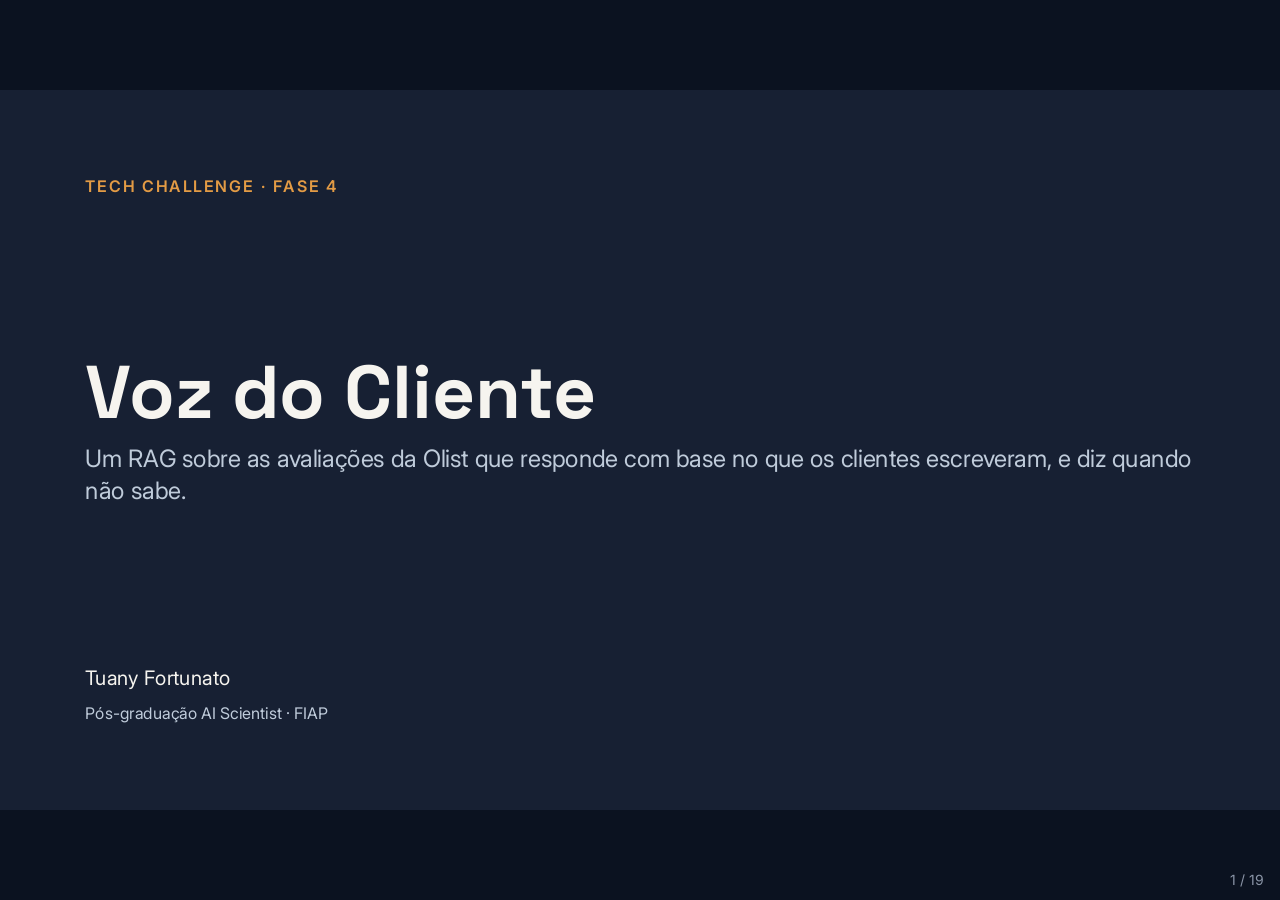
<file: docs/apresentacao/index.html>
<!doctype html>
<html lang="pt-BR">
<head>
<meta charset="utf-8">
<meta name="viewport" content="width=device-width, initial-scale=1">
<title>Voz do Cliente Olist</title>
<link rel="stylesheet" href="https://fonts.googleapis.com/css2?family=Space+Grotesk:wght@300..700&family=Inter:wght@400;600&display=swap">
<style>
html, body { margin:0; height:100%; background:#0B1220; overflow:hidden; }
#palco { position:absolute; left:50%; top:50%; width:1920px; height:1080px; transform-origin:0 0; }
#palco > section { position:absolute; inset:0; width:1920px; height:1080px; display:none; }
#palco > section.ativo { display:flex; }
#contador { position:fixed; right:16px; bottom:12px; font:14px Inter, Arial, sans-serif; color:#8A94A6; }
:root {
  --ink: #172033;
  --paper: #F6F4EF;
  --paper2: #ECE8DF;
  --teal: #0E6E6A;
  --teal-soft: #D6EAE7;
  --amber: #E39B45;
  --muted: #4A5568;
  --muted-dark: #BFCBDA;
  --line: #CFC8BA;
}

body { font-family: 'Inter', Arial, sans-serif; color: var(--ink); }

section { padding: 128px; background: var(--paper); color: var(--ink); display: flex; flex-direction: column; gap: 40px; box-sizing: border-box; counter-increment: page; }
section.escuro { background: var(--ink); color: var(--paper); }
section.alt { background: var(--paper2); }

h1, h2, h3 { font-family: 'Space Grotesk', Arial, sans-serif; margin: 0; }
h1 { font-size: 112px; font-weight: 700; line-height: 1.02; }
h2 { font-size: 64px; font-weight: 600; line-height: 1.1; }
h3 { font-size: 40px; font-weight: 600; line-height: 1.15; }
p { margin: 0; font-size: 30px; line-height: 1.4; }

.rotulo { font-size: 24px; font-weight: 600; letter-spacing: 3px; color: var(--teal); }
.escuro .rotulo { color: var(--amber); }
.sub { font-size: 36px; line-height: 1.35; color: var(--muted); }
.escuro .sub { color: var(--muted-dark); }
.nota { font-size: 24px; color: var(--muted); line-height: 1.4; }
.escuro .nota { color: var(--muted-dark); }

.topo { display: flex; flex-direction: column; gap: 16px; }

.linha { display: flex; flex-direction: row; gap: 32px; }
.col { display: flex; flex-direction: column; gap: 24px; flex: 1; }

.cartao { flex: 1; background: #FBFAF6; border: 2px solid var(--line); border-radius: 20px; padding: 40px; display: flex; flex-direction: column; gap: 16px; }
.alt .cartao { background: var(--paper); }
.escuro .cartao { background: #222D45; border: 2px solid #34405C; }
.cartao .txt { font-size: 28px; color: var(--muted); line-height: 1.4; }
.escuro .cartao .txt { color: var(--muted-dark); }
.cartao .num { font-family: 'Space Grotesk', Arial, sans-serif; font-size: 24px; font-weight: 700; color: var(--teal); }
.escuro .cartao .num { color: var(--amber); }

.grande { font-family: 'Space Grotesk', Arial, sans-serif; font-size: 120px; font-weight: 700; line-height: 1; color: var(--teal); }
.escuro .grande { color: var(--amber); }

.frase { font-family: 'Space Grotesk', Arial, sans-serif; font-size: 56px; font-weight: 500; line-height: 1.2; }

.passos { display: flex; flex-direction: row; gap: 16px; }
.passo { flex: 1; background: #FBFAF6; border: 2px solid var(--line); border-top: 8px solid var(--teal); border-radius: 16px; padding: 32px 28px; display: flex; flex-direction: column; gap: 14px; }
.passo .num { font-family: 'Space Grotesk', Arial, sans-serif; font-size: 24px; font-weight: 700; color: var(--teal); }
.passo h3 { font-size: 34px; }
.passo .txt { font-size: 24px; color: var(--muted); line-height: 1.4; }

.lista { margin: 0; padding-left: 36px; font-size: 30px; line-height: 1.45; }
.lista li { margin-bottom: 14px; }

.tabela { font-size: 28px; color: var(--ink); width: 100%; }
.escuro .tabela { color: var(--paper); }

.funil { display: flex; flex-direction: row; gap: 16px; align-items: stretch; }
.etapa { flex: 1; background: var(--teal-soft); border-radius: 16px; padding: 28px 32px; display: flex; flex-direction: column; gap: 8px; }
.etapa .valor { font-family: 'Space Grotesk', Arial, sans-serif; font-size: 64px; font-weight: 700; color: var(--teal); line-height: 1; }
.etapa .txt { font-size: 26px; color: var(--ink); }

.destaque { background: var(--teal); color: var(--paper); border-radius: 16px; padding: 28px 36px; font-size: 30px; line-height: 1.4; }

.pergunta { font-size: 28px; line-height: 1.35; padding: 18px 24px; border-left: 6px solid var(--amber); background: #222D45; border-radius: 8px; color: var(--paper); }

.capa { justify-content: space-between; }
.capa h1 { color: var(--paper); }

.figura { padding: 72px 128px; flex-direction: row; gap: 56px; align-items: center; }
.figura .col { flex: 0 0 560px; }

.rodape { position: absolute; left: 128px; bottom: 56px; width: 1664px; font-size: 24px; color: var(--muted); }
.escuro .rodape { color: var(--muted-dark); }

@keyframes sobe { from { opacity: 0; transform: translateY(24px); } to { opacity: 1; transform: translateY(0); } }
.entra { animation: sobe 500ms ease-out both; animation-delay: calc(var(--i, 0) * 120ms); }

section.reserva { padding: 40px 160px; gap: 32px; justify-content: center; align-items: center; background: var(--paper2); }
section.reserva .rotulo { width: 1600px; letter-spacing: 0; font-size: 28px; }
section.reserva .legenda { display: flex; flex-direction: column; gap: 20px; flex: 1; }
section.reserva .legenda h3 { font-size: 30px; color: var(--teal); }
section.reserva .legenda .lista { font-size: 23px; line-height: 1.4; padding-left: 28px; }
section.reserva .legenda .lista li { margin-bottom: 12px; }


table { border-collapse: collapse; }
th { text-align: left; font-weight: 600; }
th, td { padding: 0.45em 0.6em; border-bottom: 1px solid #CFC8BA; vertical-align: top; }
</style>
</head>
<body>
<div id="palco">
<section id="capa" class="escuro capa" data-transition="fade">
<div class="topo">
<p class="rotulo">TECH CHALLENGE · FASE 4</p>
</div>
<div class="topo">
<h1>Voz do Cliente</h1>
<p class="sub">Um RAG sobre as avaliações da Olist que responde com base no que os clientes escreveram, e diz quando não sabe.</p>
</div>
<div class="topo">
<p style="font-size:30px;">Tuany Fortunato</p>
<p class="nota">Pós-graduação AI Scientist · FIAP</p>
</div>
</section>

<section id="dor">
<div class="topo">
<p class="rotulo">O PROBLEMA</p>
<h2>A nota diz se o cliente ficou satisfeito. O comentário diz por quê.</h2>
</div>
<div class="linha">
<div class="cartao entra" style="--i:0">
<p class="grande">99.224</p>
<p class="txt">avaliações na base da Olist, de 2016 a 2018</p>
</div>
<div class="cartao entra" style="--i:1">
<p class="grande">40.977</p>
<p class="txt">com comentário escrito. Ninguém lê tudo isso para decidir.</p>
</div>
</div>
<div class="linha">
<div class="col">
<h3>O que o gestor quer saber</h3>
<p class="nota" style="font-size:28px;">O que mais incomoda, o que mais agrada, e se o problema é do vendedor ou da entrega.</p>
</div>
<div class="col">
<h3>Por que um LLM sozinho não resolve</h3>
<p class="nota" style="font-size:28px;">Ele responde algo plausível e inventado. Para decidir, uma resposta convincente e sem base é pior do que nenhuma.</p>
</div>
</div>
</section>

<section id="solucao" class="alt">
<div class="topo">
<p class="rotulo">A SOLUÇÃO</p>
<h2>Um painel e um chat com evidências</h2>
</div>
<div class="linha" style="align-items:flex-start;">
<img src="img/solucao-painel-chat.png" alt="Tela do Voz do Cliente: painel da Diretoria geral com indicadores e temas, e o chat ao lado respondendo sobre os aspectos mais elogiados com trechos das avaliações" style="width:1152px; height:648px; object-fit:contain; border-radius:12px; border:2px solid #CFC8BA;">
<div class="col" style="gap:28px;">
<div class="entra" style="--i:0"><h3 style="font-size:34px;">Painel por setor</h3><p class="nota" style="font-size:26px;">Temas com contagem e evolução mês a mês. Mostra o quanto.</p></div>
<div class="entra" style="--i:1"><h3 style="font-size:34px;">Chat com evidências</h3><p class="nota" style="font-size:26px;">Cada frase traz os comentários que a sustentam. Mostra o porquê.</p></div>
<div class="entra" style="--i:2"><h3 style="font-size:34px;">Diz quando não sabe</h3><p class="nota" style="font-size:26px;">Sem evidência ou fora do escopo, avisa em vez de improvisar.</p></div>
</div>
</div>
</section>

<section id="base">
<div class="topo">
<p class="rotulo">BASE DE CONHECIMENTO</p>
<h2>Um documento por avaliação</h2>
</div>
<div class="funil">
<div class="etapa entra" style="--i:0"><p class="valor">99.224</p><p class="txt">avaliações</p></div>
<div class="etapa entra" style="--i:1"><p class="valor">40.977</p><p class="txt">com mensagem</p></div>
<div class="etapa entra" style="--i:2"><p class="valor">40.521</p><p class="txt">documentos finais</p></div>
</div>
<table class="tabela" style="font-size:24px;">
<tr><th style="width:24%">Etapa</th><th>Decisão e motivo</th></tr>
<tr><td>Seleção</td><td>Kaggle, cinco tabelas: avaliações, pedidos, itens, produtos e tradução das categorias</td></tr>
<tr><td>Limpeza</td><td>Leve: mantém acentos, maiúsculas e o “não”. Sem stopwords nem stemming. Emoji vira palavra só no embedding</td></tr>
<tr><td>Valores ausentes</td><td>Nenhum metadado vazio (“desconhecido”, “mista”), porque nulo quebra o filtro</td></tr>
<tr><td>Documentos</td><td>Título + mensagem, sem chunking: os comentários são curtos</td></tr>
<tr><td>Embeddings</td><td>Cohere Embed Multilingual v3, 1.024 dimensões. Titan: 11 h de indexação; Cohere: 25 min</td></tr>
<tr><td>Indexação</td><td>pgvector no RDS, índice HNSW com cosseno</td></tr>
</table>
</section>

<section id="pipeline" class="alt">
<div class="topo">
<p class="rotulo">PIPELINE RAG</p>
<h2>Cinco etapas, da pergunta à resposta</h2>
</div>
<div class="passos">
<div class="passo entra" style="--i:0">
<p class="num">1</p>
<h3>Transformação da pergunta</h3>
<p class="txt">Nova Micro classifica a mensagem, reescreve o tema da busca, tira premissas e identifica as notas pedidas.</p>
</div>
<div class="passo entra" style="--i:1">
<p class="num">2</p>
<h3>Recuperação semântica</h3>
<p class="txt">O tema vira embedding no Cohere e o pgvector devolve os 40 comentários mais próximos, já filtrados.</p>
</div>
<div class="passo entra" style="--i:2">
<p class="num">3</p>
<h3>Seleção</h3>
<p class="txt">Corta abaixo do score 0,58 e o MMR escolhe 15, equilibrando proximidade e diversidade.</p>
</div>
<div class="passo entra" style="--i:3">
<p class="num">4</p>
<h3>Contexto</h3>
<p class="txt">Os 15 comentários vão numerados, com id, nota, categoria e o texto original.</p>
</div>
<div class="passo entra" style="--i:4">
<p class="num">5</p>
<h3>Geração</h3>
<p class="txt">Claude Haiku 4.5 escreve citando cada afirmação. O código confere as citações e decide a situação.</p>
</div>
</div>
<p class="nota">É o mesmo fluxo da página 6 do enunciado: pergunta, processamento, embeddings, recuperação, contexto, geração e resposta fundamentada. Score mínimo e MMR são as duas etapas a mais.</p>
</section>

<section id="busca">
<div class="topo">
<p class="rotulo">ETAPAS 1 A 3 · ANTES DE CHAMAR O MODELO DA RESPOSTA</p>
<h2>Buscar pelo tema, cortar, diversificar</h2>
</div>
<div class="linha">
<div class="cartao entra" style="--i:0">
<h3>Tema reescrito</h3>
<p class="txt">Buscar pelo tema trouxe comentários mais específicos em 8 de 9 perguntas da calibração. “Padrões” e “determinadas categorias” saem do tema, porque nenhum cliente escreve assim. “Clientes insatisfeitos” vira filtro de notas 1 e 2.</p>
</div>
<div class="cartao entra" style="--i:1">
<h3>Busca por sentido</h3>
<p class="txt">“O produto não chegou” e “até hoje espero a encomenda” ficam próximos. Os filtros de nota, categoria e entrega rodam dentro do PostgreSQL, antes do corte.</p>
</div>
<div class="cartao entra" style="--i:2">
<h3>Score 0,58 e MMR</h3>
<p class="txt">Na calibração, o Pix, sem resposta na base, ficou em 0,572. Nas perguntas com resposta, o 15º comentário ficou entre 0,62 e 0,73. Sem MMR, vinham várias cópias de “produto com defeito”.</p>
</div>
</div>
<p class="destaque entra" style="--i:3">Se nada passa do corte, a resposta é “sem evidência”, sem chamar o modelo. Pergunta fora do escopo para já na primeira etapa.</p>
</section>

<section id="resposta" class="alt">
<div class="topo">
<p class="rotulo">ETAPAS 4 E 5 · CONTEXTO E GERAÇÃO</p>
<h2>Cada frase aponta para uma avaliação real</h2>
</div>
<div class="linha" style="align-items:flex-start;">
<div class="col" style="gap:16px;">
<p class="pergunta" style="background:#172033; font-family:'Courier New', monospace; font-size:24px;">[1] (avaliação &lt;id&gt;, nota 1, categoria cama_mesa_banho) texto original do cliente</p>
<h3 style="font-size:34px;">Contexto</h3>
<ul class="lista" style="font-size:24px;">
<li>Só a pergunta limpa e os 15 comentários. O histórico da conversa não entra, e um teste confere isso.</li>
<li>O número liga a frase ao review_id.</li>
<li>A categoria entrou porque, sem ela, o modelo dizia que os comentários não informavam a categoria.</li>
</ul>
<h3 style="font-size:34px;">Geração e checagem</h3>
<ul class="lista" style="font-size:24px;">
<li>Claude Haiku 4.5, com regras: citar cada afirmação, não eleger “o principal”, não chamar de recorrente sem o comentário dizer que se repetiu.</li>
<li>O código apaga citações inexistentes, suaviza “vários” e “recorrente” sem apoio e decide a situação.</li>
</ul>
</div>
<img src="img/chat-evidencias.png" alt="Resposta do chat sobre problemas de entrega, com o trecho do comentário e o link da avaliação embaixo de cada frase" style="width:332px; height:640px; object-fit:contain; border-radius:12px; border:2px solid #CFC8BA;">
</div>
</section>

<section id="metadados">
<div class="topo">
<p class="rotulo">DESAFIO ADICIONAL · METADADOS</p>
<h2>O que não está no texto vira filtro</h2>
</div>
<table class="tabela" style="font-size:26px;">
<tr><th style="width:26%">Metadado</th><th style="width:16%">Usa?</th><th>Como entra</th></tr>
<tr><td>Nota</td><td>Sim</td><td>Filtro de 1 a 5, ou vindo da pergunta: “clientes insatisfeitos” vira notas 1 e 2</td></tr>
<tr><td>Categoria</td><td>Sim</td><td>Filtro com as 73 categorias</td></tr>
<tr><td>Entrega</td><td>Sim</td><td>No prazo, atrasada, não entregue ou “com problema”</td></tr>
<tr><td>Pedido</td><td>Em parte</td><td>As datas viram a situação da entrega e os itens viram a categoria</td></tr>
<tr><td>Período</td><td>No painel</td><td>Evolução mês a mês no painel. O chat busca de 2016 a 2018</td></tr>
</table>
<div class="linha">
<div class="cartao entra" style="--i:0; flex-direction:row; align-items:center; gap:32px;">
<p class="grande" style="font-size:80px; white-space:nowrap;">15/15</p>
<p class="txt">comentários dentro do recorte com o filtro, nas três perguntas de metadados do enunciado</p>
</div>
<div class="cartao entra" style="--i:1; flex-direction:row; align-items:center; gap:32px;">
<p class="grande" style="font-size:80px; white-space:nowrap; color:#4A5568;">9 · 8 · 12</p>
<p class="txt">sem filtro: notas baixas, cama, mesa e banho, entregas atrasadas</p>
</div>
</div>
</section>

<section id="arquitetura" class="figura alt">
<div class="col">
<p class="rotulo">ARQUITETURA</p>
<h2>Tudo na AWS, em um só endereço</h2>
<ul class="lista" style="font-size:26px;">
<li>CloudFront serve a página do S3 e manda /api/* ao ALB. Sem CORS.</li>
<li>FastAPI no ECS Fargate, modelos no Bedrock, vetores no RDS com pgvector.</li>
<li>pgvector: o filtro vira SQL e o score mínimo e o MMR ficam no código.</li>
<li>Custo: ligado das 9h às 22h, 100 perguntas por hora por IP, teto de 1.000 por dia.</li>
</ul>
</div>
<img src="../arquitetura.png" alt="Diagrama da arquitetura na AWS: gestor, CloudFront, S3, ALB, ECS Fargate, RDS com pgvector, Bedrock e a indexação pelo GitHub Actions" style="width:960px; height:936px; object-fit:contain; background:#FBFAF6; border-radius:16px;">
</section>

<section id="cicd" class="figura">
<div class="col" style="flex:0 0 480px;">
<p class="rotulo">CI/CD</p>
<h2>Infra em código, sem chave no repositório</h2>
<ul class="lista" style="font-size:26px;">
<li>feature/* → develop → main, sempre por PR.</li>
<li>CI com Ruff, pytest e testes da página, sem acesso à AWS.</li>
<li>Merge na main: Terraform apply e Deploy.</li>
<li>Acesso à AWS por OIDC.</li>
</ul>
</div>
<img src="../cicd.png" alt="Diagrama de CI/CD: branches e pull requests no GitHub, CI, Terraform apply, Deploy e os sete workflows manuais na AWS" style="width:1128px; height:882px; object-fit:contain; background:#FBFAF6; border-radius:16px;">
</section>

<section id="avaliacao">
<div class="topo">
<p class="rotulo">AVALIAÇÃO</p>
<h2>As notas quase empatam. As respostas, não.</h2>
</div>
<table class="tabela" style="font-size:28px;">
<tr><th style="width:34%">Modelo da resposta</th><th style="width:17%; text-align:right">Faithfulness</th><th style="width:16%; text-align:right">Relevancy</th><th style="width:16%; text-align:right">Precision</th><th style="text-align:right">Situação certa</th></tr>
<tr style="background:#D6EAE7"><td>Claude Haiku 4.5 (publicado)</td><td style="text-align:right">0,975</td><td style="text-align:right">0,560</td><td style="text-align:right">0,736</td><td style="text-align:right">10 de 11</td></tr>
<tr><td>Nova Micro</td><td style="text-align:right">0,992</td><td style="text-align:right">0,552</td><td style="text-align:right">0,675</td><td style="text-align:right">10 de 11</td></tr>
</table>
<p class="nota">RAGAS em 17/11, mesmas 11 perguntas, juiz Nova Pro (modelo diferente dos que respondem).</p>
<div class="linha">
<div class="cartao entra" style="--i:0">
<h3>Problemas recorrentes de prazo</h3>
<p class="txt">O Nova afirmou a recorrência e levou relevancy 0,70. O Haiku recusou a conclusão, porque nenhum comentário conta que o problema se repetiu, e levou 0.</p>
</div>
<div class="cartao entra" style="--i:1">
<h3>O que isso ensina</h3>
<p class="txt">A métrica pune quem não responde do jeito que a pergunta pediu, e a faithfulness não pega exagero de quantidade. A troca de modelo foi decidida lendo as respostas.</p>
</div>
</div>
</section>

<section id="desafios" class="alt">
<div class="topo">
<p class="rotulo">DESAFIOS E DECISÕES</p>
<h2>O que deu trabalho e o que ficou de fora</h2>
</div>
<div class="linha">
<div class="col">
<h3>Desafios</h3>
<ul class="lista" style="font-size:26px;">
<li><b>Pix:</b> o score mínimo sozinho não segurou. A segunda proteção foi a regra no prompt.</li>
<li><b>“Recorrente”:</b> uma resposta citou comentários que diziam “foi a primeira vez”. Virou regra no prompt, checagem no código e troca para o Haiku 4.5.</li>
<li><b>Métrica:</b> o RAGAS deu notas quase iguais a respostas de qualidade bem diferente.</li>
</ul>
</div>
<div class="col">
<h3>Decisões técnicas</h3>
<ul class="lista" style="font-size:26px;">
<li>pgvector em vez de Knowledge Bases</li>
<li>Cohere em vez de Titan</li>
<li>Uma avaliação por documento, sem chunking</li>
<li>Score mínimo de 0,58 com MMR</li>
<li>Análise da pergunta separada da resposta</li>
</ul>
</div>
</div>
<p class="nota">Limites: o chat descreve 15 comentários, não a base inteira, e quem mostra frequência é o painel. Não há filtro de período no chat, e a base termina em 2018.</p>
</section>

<section id="demo" class="escuro" style="padding:128px 128px 160px;">
<div class="topo">
<p class="rotulo">DEMONSTRAÇÃO</p>
<h2>Agora no site</h2>
</div>
<div class="linha">
<div class="col" style="gap:16px;">
<p class="pergunta" style="font-size:26px;">Quais são os principais problemas relatados pelos clientes em suas avaliações?</p>
<p class="pergunta" style="font-size:26px;">O que os clientes relatam sobre problemas relacionados à entrega?</p>
<p class="pergunta" style="font-size:26px;">Quais aspectos da experiência de compra são mais elogiados pelos clientes?</p>
<p class="pergunta" style="font-size:26px;">Quais padrões podem ser identificados nas avaliações de clientes insatisfeitos?</p>
<p class="pergunta" style="font-size:26px;">Quais avaliações sustentam a conclusão de que existem problemas recorrentes relacionados ao prazo de entrega?</p>
</div>
<div class="col" style="flex:0 0 560px; gap:24px;">
<h3>E também</h3>
<p class="sub" style="font-size:28px;">Metadados: elogios em cama, mesa e banho, com a categoria marcada.</p>
<p class="sub" style="font-size:28px;">“Não sei”: pagamento por Pix e o faturamento da Olist em 2018.</p>
</div>
</div>
<p class="rodape">olist-chat.tuanyfortunato.com.br · github.com/tuanyfortunato/olist-voc-intelligence-chat</p>
</section>

<section id="reserva-recorrencia" class="reserva">
<p class="rotulo">EXEMPLO NO CHAT · Problemas recorrentes de prazo: a resposta não aceita a premissa</p>
<div class="linha" style="align-items:center; width:1600px;">
<img src="img/reserva-recorrencia.png" alt="Resposta à pergunta sobre problemas recorrentes de prazo: diz que não há informação suficiente para sustentar a recorrência e trata os casos como isolados" style="width:1200px; height:675px; object-fit:contain; border-radius:12px; border:2px solid #CFC8BA; flex:none;">
<div class="legenda"><h3>O que o print mostra</h3><ul class="lista"><li>Pergunta do enunciado sobre problemas recorrentes de prazo, na base inteira.</li><li>A resposta diz que não há informação suficiente: os comentários falam de atraso, mas nenhum conta que aconteceu mais de uma vez.</li><li>Embaixo, o trecho da avaliação citada e o aviso “9 avaliações citadas, de 15 recuperadas”.</li></ul></div>
</div>
</section>

<section id="reserva-insatisfeitos" class="reserva">
<p class="rotulo">EXEMPLO NO CHAT · Clientes insatisfeitos: notas 1 e 2 aplicadas a partir da pergunta</p>
<div class="linha" style="align-items:center; width:1600px;">
<img src="img/metadados-insatisfeitos.png" alt="Resposta à pergunta sobre padrões em clientes insatisfeitos, com o filtro de notas 1 e 2 aplicado sozinho" style="width:1200px; height:675px; object-fit:contain; border-radius:12px; border:2px solid #CFC8BA; flex:none;">
<div class="legenda"><h3>O que o print mostra</h3><ul class="lista"><li>Pergunta sobre padrões nas avaliações de clientes insatisfeitos.</li><li>O chat avisa que a busca considerou só notas 1 e 2, tiradas da própria pergunta. Recorte de 10.749 avaliações.</li><li>Cada padrão (entrega, falta de respeito, falta de comunicação) vem com o trecho e o link da avaliação.</li></ul></div>
</div>
</section>

<section id="reserva-categoria" class="reserva">
<p class="rotulo">EXEMPLO NO CHAT · Elogios em cama, mesa e banho, com a categoria marcada</p>
<div class="linha" style="align-items:center; width:1600px;">
<img src="img/metadados-categoria.png" alt="Resposta à pergunta sobre elogios por categoria, com o filtro cama, mesa e banho marcado" style="width:1200px; height:675px; object-fit:contain; border-radius:12px; border:2px solid #CFC8BA; flex:none;">
<div class="legenda"><h3>O que o print mostra</h3><ul class="lista"><li>Pergunta sobre elogios por categoria, com o filtro Cama, mesa e banho marcado à mão.</li><li>O balão da pergunta mostra o filtro e o recorte cai para 4.105 avaliações.</li><li>Os elogios (qualidade, aparência, satisfação geral) vêm com nota 5 e o link de cada avaliação.</li></ul></div>
</div>
</section>

<section id="reserva-entrega" class="reserva">
<p class="rotulo">EXEMPLO NO CHAT · Entregas insatisfatórias, com o filtro de entrega marcado</p>
<div class="linha" style="align-items:center; width:1600px;">
<img src="img/reserva-entrega-insatisfatoria.png" alt="Resposta à pergunta sobre temas em entregas insatisfatórias, com o filtro Entrega: com problema marcado e recorte de 6.033 avaliações" style="width:1200px; height:675px; object-fit:contain; border-radius:12px; border:2px solid #CFC8BA; flex:none;">
<div class="legenda"><h3>O que o print mostra</h3><ul class="lista"><li>Pergunta sobre temas em entregas insatisfatórias, com o filtro “Entrega: com problema”.</li><li>O filtro junta pedidos atrasados e não entregues. Recorte de 6.033 avaliações.</li><li>Temas: produto não recebido, atraso e falta de comunicação, cada um com o comentário que sustenta.</li></ul></div>
</div>
</section>

<section id="reserva-pix" class="reserva">
<p class="rotulo">EXEMPLO NO CHAT · “Não sei”: sem avaliação relevante sobre Pix</p>
<div class="linha" style="align-items:center; width:1600px;">
<img src="img/reserva-pix.png" alt="Pergunta sobre pagamento por Pix respondida como sem evidência" style="width:1200px; height:675px; object-fit:contain; border-radius:12px; border:2px solid #CFC8BA; flex:none;">
<div class="legenda"><h3>O que o print mostra</h3><ul class="lista"><li>Pergunta sobre pagamento com Pix, assunto que não aparece nos comentários.</li><li>O chat responde “Sem evidência”: nenhum comentário ficou parecido o bastante com a pergunta.</li><li>Não inventa resposta e sugere outras perguntas que a base consegue responder.</li></ul></div>
</div>
</section>

<section id="reserva-fora-escopo" class="reserva">
<p class="rotulo">EXEMPLO NO CHAT · “Não sei”: pergunta fora do escopo da base</p>
<div class="linha" style="align-items:center; width:1600px;">
<img src="img/reserva-fora-escopo.png" alt="Pergunta sobre o faturamento da Olist em 2018 reconhecida como fora do escopo" style="width:1200px; height:675px; object-fit:contain; border-radius:12px; border:2px solid #CFC8BA; flex:none;">
<div class="legenda"><h3>O que o print mostra</h3><ul class="lista"><li>Pergunta sobre o faturamento da Olist em 2018.</li><li>O chat responde “Fora do escopo”: só fala do que os clientes contam nas avaliações, não tem dados de vendas.</li><li>A recusa acontece antes da busca, sem gastar a chamada que gera a resposta.</li></ul></div>
</div>
</section>

</div>
<div id="contador"></div>
<script>
const slides=[...document.querySelectorAll('#palco > section')];
const palco=document.getElementById('palco');
const contador=document.getElementById('contador');
let atual=Math.max(0,Math.min(slides.length-1,(parseInt(location.hash.slice(1))||1)-1));
function ajustar(){const e=Math.min(innerWidth/1920,innerHeight/1080);palco.style.transform=`scale(${e}) translate(-50%,-50%)`;}
function mostrar(i){atual=Math.max(0,Math.min(slides.length-1,i));slides.forEach((s,k)=>s.classList.toggle('ativo',k===atual));contador.textContent=(atual+1)+' / '+slides.length;history.replaceState(null,'','#'+(atual+1));}
addEventListener('keydown',e=>{if(['ArrowRight','PageDown',' ','Enter'].includes(e.key))mostrar(atual+1);if(['ArrowLeft','PageUp','Backspace'].includes(e.key))mostrar(atual-1);if(e.key==='Home')mostrar(0);if(e.key==='End')mostrar(slides.length-1);if(e.key==='f')document.documentElement.requestFullscreen&&document.documentElement.requestFullscreen();});
addEventListener('click',e=>mostrar(atual+(e.clientX<innerWidth/3?-1:1)));
addEventListener('resize',ajustar);ajustar();mostrar(atual);
</script>
</body>
</html>
</file>
